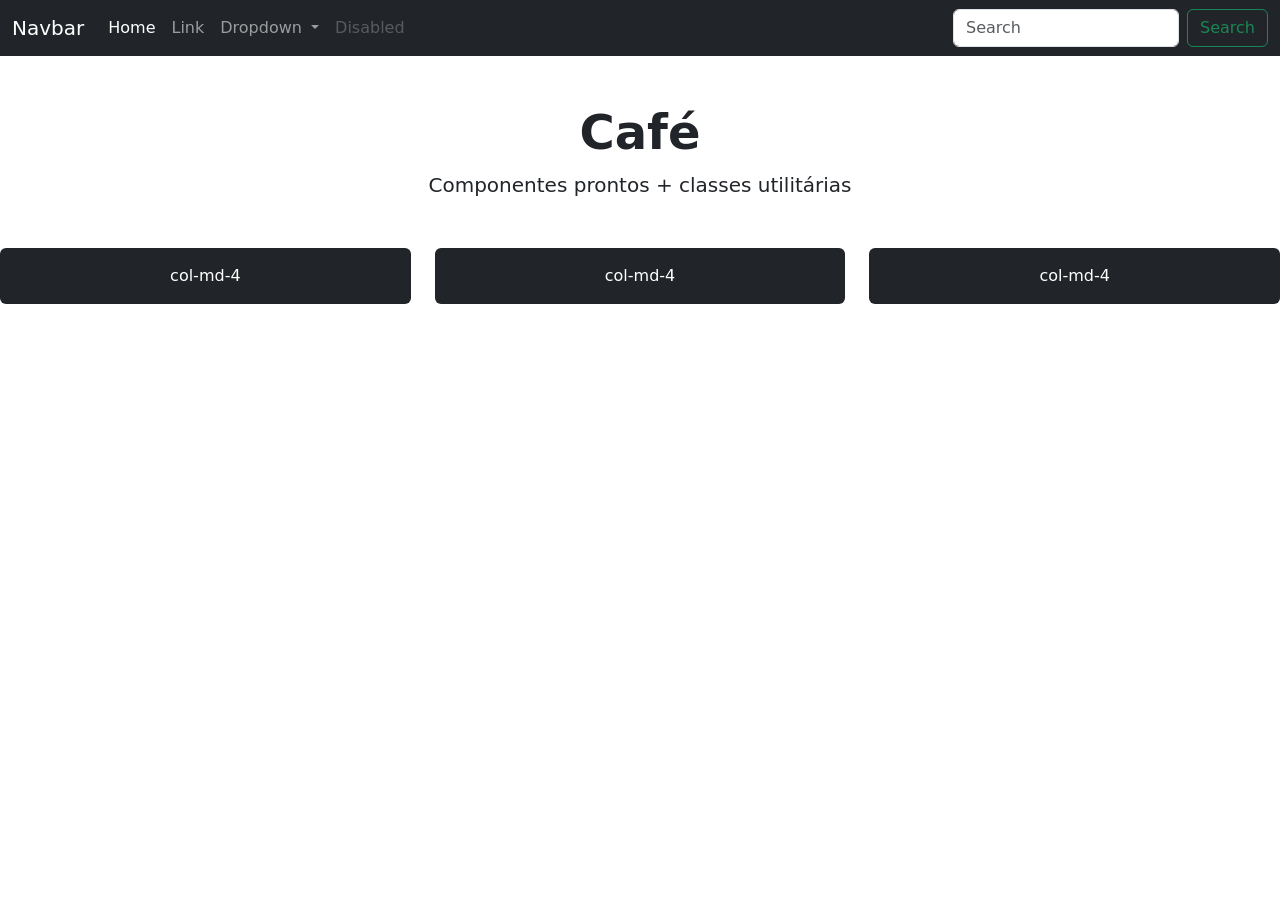
<file: bootstrap/index.html>
<!DOCTYPE html>
<html lang="pt-br">

<head>
    <meta charset="UTF-8">
    <meta name="viewport" content="width=device-width, initial-scale=1.0">
    <title>site bootstrap</title>
    <link href="https://cdn.jsdelivr.net/npm/bootstrap@5.3.8/dist/css/bootstrap.min.css" rel="stylesheet"
        integrity="sha384-sRIl4kxILFvY47J16cr9ZwB07vP4J8+LH7qKQnuqkuIAvNWLzeN8tE5YBujZqJLB" crossorigin="anonymous">

</head>

<body>

<nav class="navbar navbar-expand-lg bg-dark navbar-dark">
    
    <div class="container-fluid">
        <a class="navbar-brand" href="#">Navbar</a>
        <button class="navbar-toggler" type="button" data-bs-toggle="collapse" data-bs-target="#navbarSupportedContent"
            aria-controls="navbarSupportedContent" aria-expanded="false" aria-label="Toggle navigation">
            <span class="navbar-toggler-icon"></span>
        </button>
        <div class="collapse navbar-collapse" id="navbarSupportedContent">
            <ul class="navbar-nav me-auto mb-2 mb-lg-0">
                <li class="nav-item">
                    <a class="nav-link active" aria-current="page" href="#">Home</a>
                </li>
                <li class="nav-item">
                    <a class="nav-link" href="#">Link</a>
                </li>
                <li class="nav-item dropdown">
                    <a class="nav-link dropdown-toggle" href="#" role="button" data-bs-toggle="dropdown"
                        aria-expanded="false">
                        Dropdown
                    </a>
                    <ul class="dropdown-menu">
                        <li><a class="dropdown-item" href="#">Action</a></li>
                        <li><a class="dropdown-item" href="#">Another action</a></li>
                        <li>
                            <hr class="dropdown-divider">
                        </li>
                        <li><a class="dropdown-item" href="#">Something else here</a></li>
                    </ul>
                </li>
                <li class="nav-item">
                    <a class="nav-link disabled" aria-disabled="true">Disabled</a>
                </li>
            </ul>
            <form class="d-flex" role="search">
                <input class="form-control me-2" type="search" placeholder="Search" aria-label="Search" />
                <button class="btn btn-outline-success" type="submit">Search</button>
            </form>
        </div>
    </div>
</nav>

    <div class = "container my-5 text-center">
        <h1 class="display-5 fw-bold">Café</h1>
        <p class="lead">Componentes prontos + classes utilitárias</p>
    </div>

    <section class="mb-5">
        <div class="row">
            <div class="col-md-4">
                <div class="bg-dark text-white rounded text-center p-3">col-md-4</div>
            </div>

            <div class="col-md-4">
                <div class="bg-dark text-white rounded text-center p-3">col-md-4</div>
            </div>

            <div class="col-md-4">
                <div class="bg-dark text-white rounded text-center p-3">col-md-4</div>
            </div>

        </div>
    </section>

    <script src="https://cdn.jsdelivr.net/npm/bootstrap@5.3.8/dist/js/bootstrap.bundle.min.js"
        integrity="sha384-FKyoEForCGlyvwx9Hj09JcYn3nv7wiPVlz7YYwJrWVcXK/BmnVDxM+D2scQbITxI"
        crossorigin="anonymous"></script>


</body>

</html>
</file>
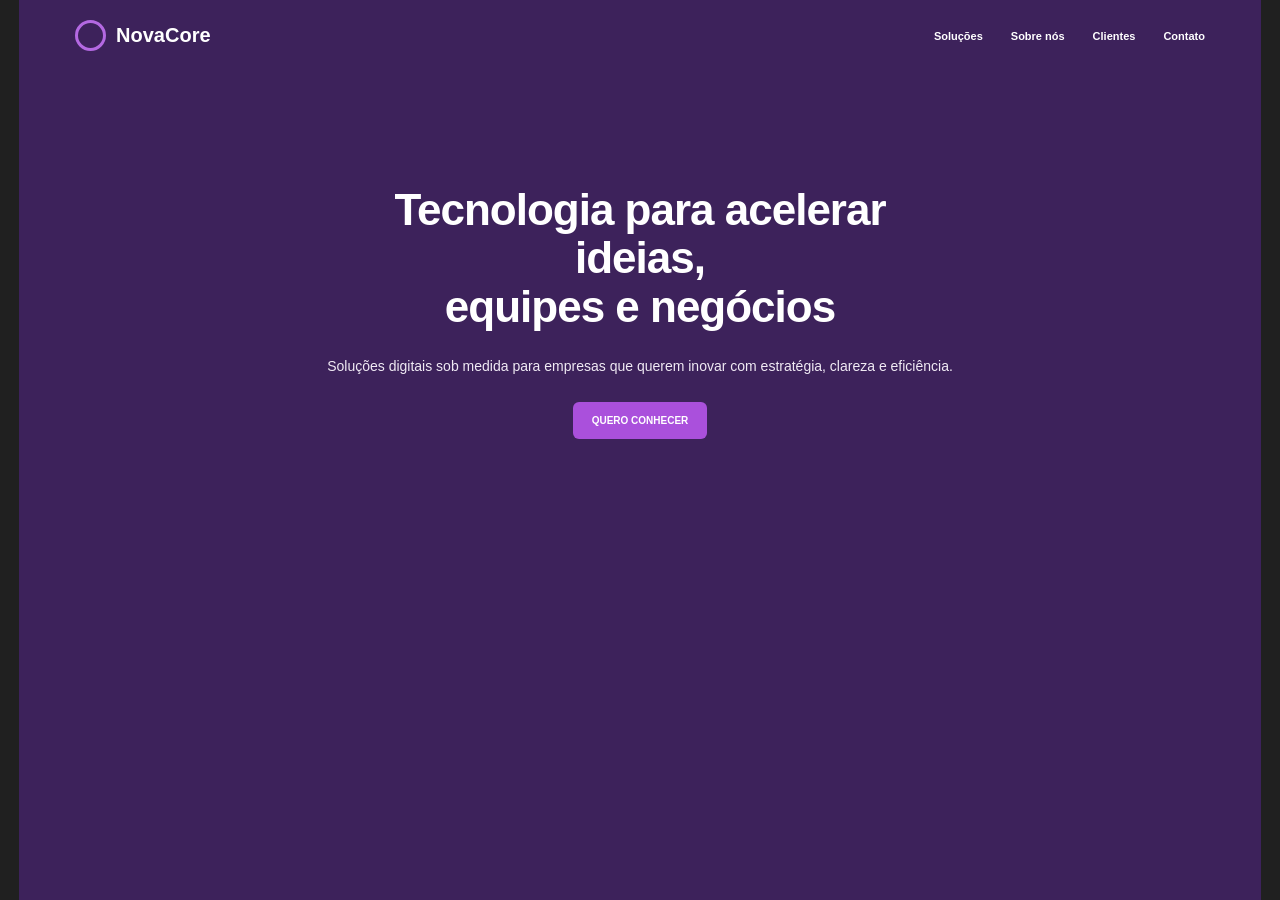
<file: site-tec/index.html>
<!DOCTYPE html>
<html lang="pt-BR">

<head>
    <meta charset="UTF-8">
    <meta name="viewport" content="width=device-width, initial-scale=1.0">
    <title>NovaCore</title>
    <link rel="stylesheet" href="style.css">
</head>

<body>

    <main class="hero">

        <header class="navbar">
            <div class="logo">
                <span class="logo-icon"></span>
                <span>NovaCore</span>
            </div>

            <nav>
                <a href="#">Soluções</a>
                <a href="#">Sobre nós</a>
                <a href="#">Clientes</a>
                <a href="#">Contato</a>
            </nav>
        </header>

        <section class="hero-content">
            <h1>
                Tecnologia para acelerar<br>
                ideias,<br>
                equipes e negócios
            </h1>

            <p>
                Soluções digitais sob medida para empresas que querem inovar com estratégia,
                clareza e eficiência.
            </p>

            <a href="#" class="button">QUERO CONHECER</a>
        </section>

    </main>

</body>

</html>
</file>
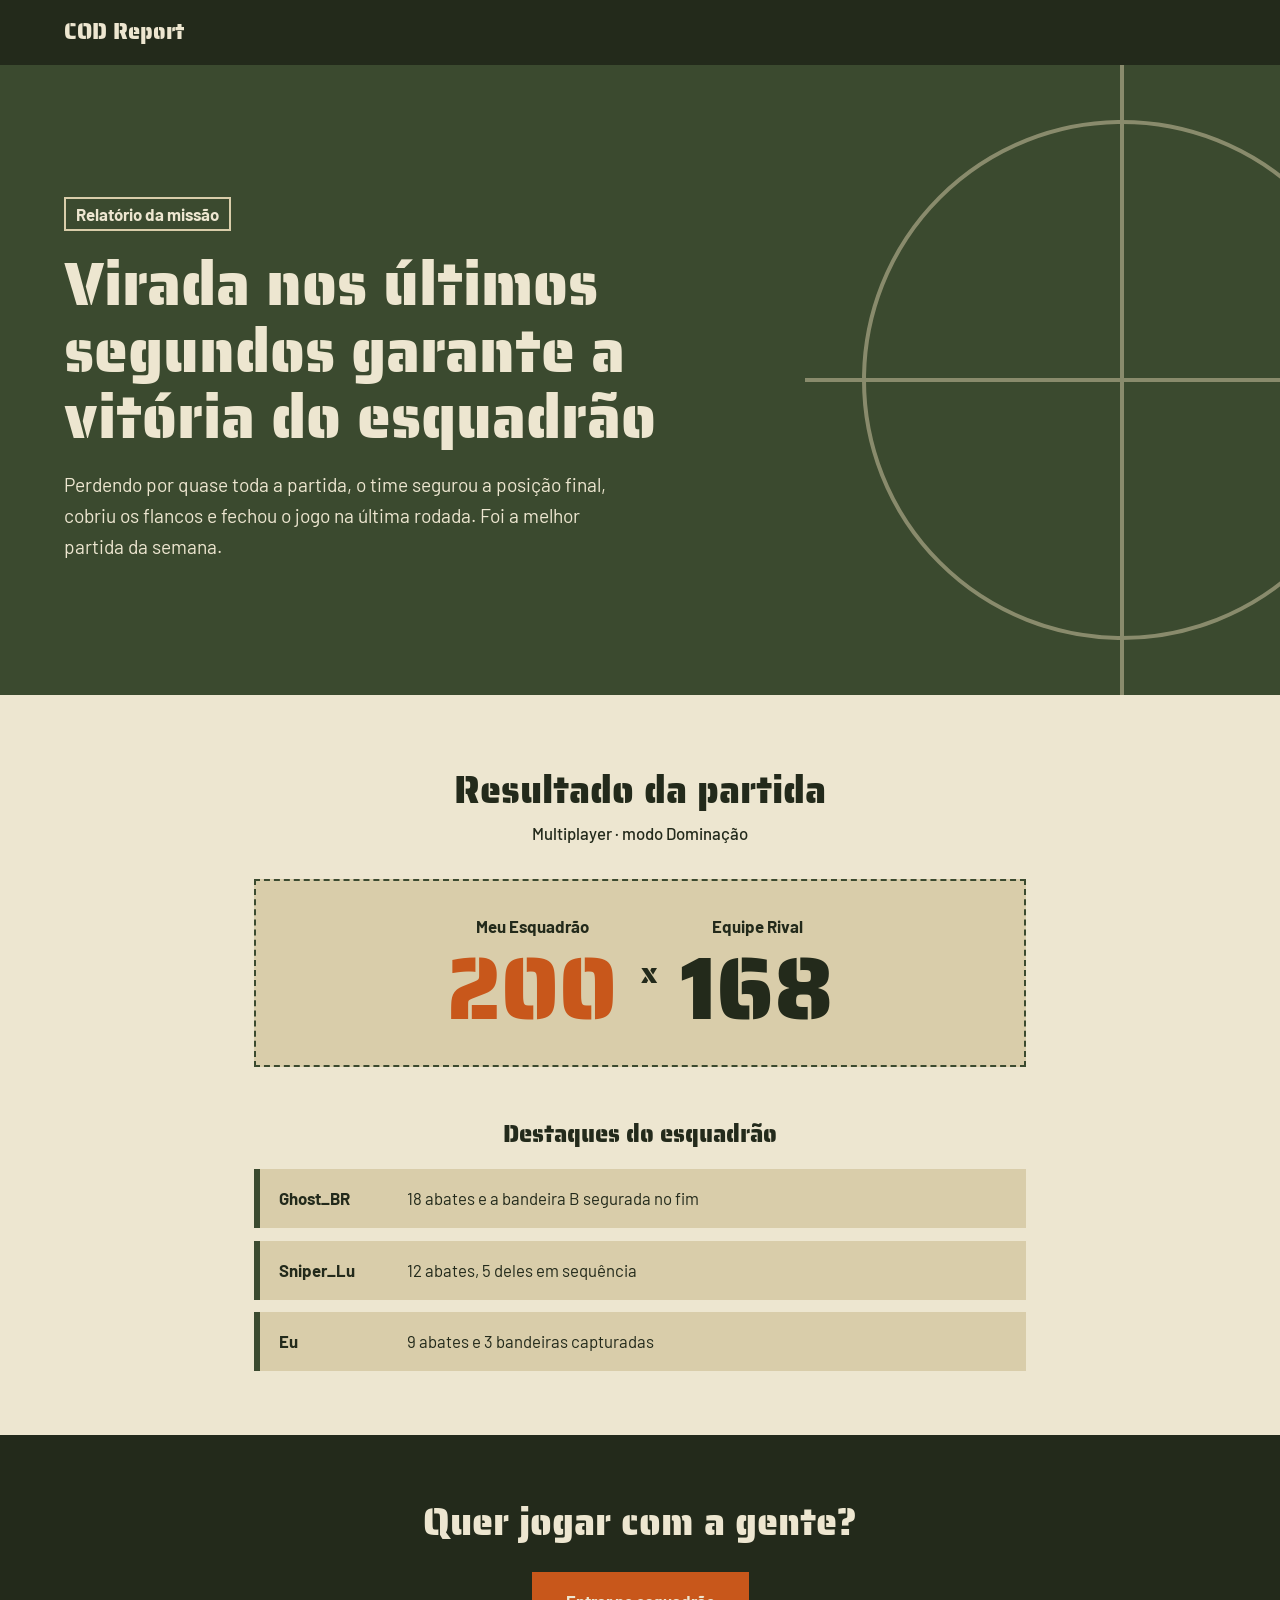
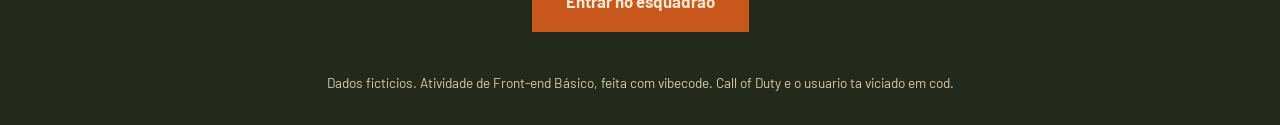
<file: vibecode/index.html>
<!DOCTYPE html>
<html lang="pt-BR">
<head>
  <meta charset="UTF-8">
  <meta name="viewport" content="width=device-width, initial-scale=1">
  <title>COD Report | A vitória da semana</title>
  <meta name="description" content="Landing page sobre uma vitória fictícia em Call of Duty, feita com vibecode.">
  <link rel="preconnect" href="https://fonts.googleapis.com">
  <link rel="preconnect" href="https://fonts.gstatic.com" crossorigin>
  <link href="https://fonts.googleapis.com/css2?family=Saira+Stencil+One&family=Barlow:wght@400;500;700&display=swap" rel="stylesheet">
  <link rel="stylesheet" href="./style.css">
</head>
<body>

  <header>
    <p class="brand">COD Report</p>
  </header>

  <main>
    <!-- Hero: manchete da vitória -->
    <section id="hero">
      <div class="reticle" aria-hidden="true"></div>
      <div class="hero-text">
        <p class="tag">Relatório da missão</p>
        <h1>Virada nos últimos segundos garante a vitória do esquadrão</h1>
        <p class="lead">Perdendo por quase toda a partida, o time segurou a posição final, cobriu os flancos e fechou o jogo na última rodada. Foi a melhor partida da semana.</p>
      </div>
    </section>

    <!-- Detalhes: placar e destaques -->
    <section id="detalhes">
      <h2>Resultado da partida</h2>
      <p class="modo">Multiplayer · modo Dominação</p>

      <div class="placar" aria-label="Placar final: Meu Esquadrão 200, Equipe Rival 168">
        <div class="time">
          <span class="nome">Meu Esquadrão</span>
          <span class="pontos vencedor">200</span>
        </div>
        <span class="vs">x</span>
        <div class="time">
          <span class="nome">Equipe Rival</span>
          <span class="pontos">168</span>
        </div>
      </div>

      <h3>Destaques do esquadrão</h3>
      <dl class="destaques">
        <div><dt>Ghost_BR</dt><dd>18 abates e a bandeira B segurada no fim</dd></div>
        <div><dt>Sniper_Lu</dt><dd>12 abates, 5 deles em sequência</dd></div>
        <div><dt>Eu</dt><dd>9 abates e 3 bandeiras capturadas</dd></div>
      </dl>
    </section>
  </main>

  <footer>
    <h2>Quer jogar com a gente?</h2>
    <a class="btn" href="#hero">Entrar no esquadrão</a>
    <p class="creditos">Dados fictícios. Atividade de Front-end Básico, feita com vibecode. Call of Duty e o usuario ta viciado em cod.</p>
  </footer>

</body>
</html>
</file>
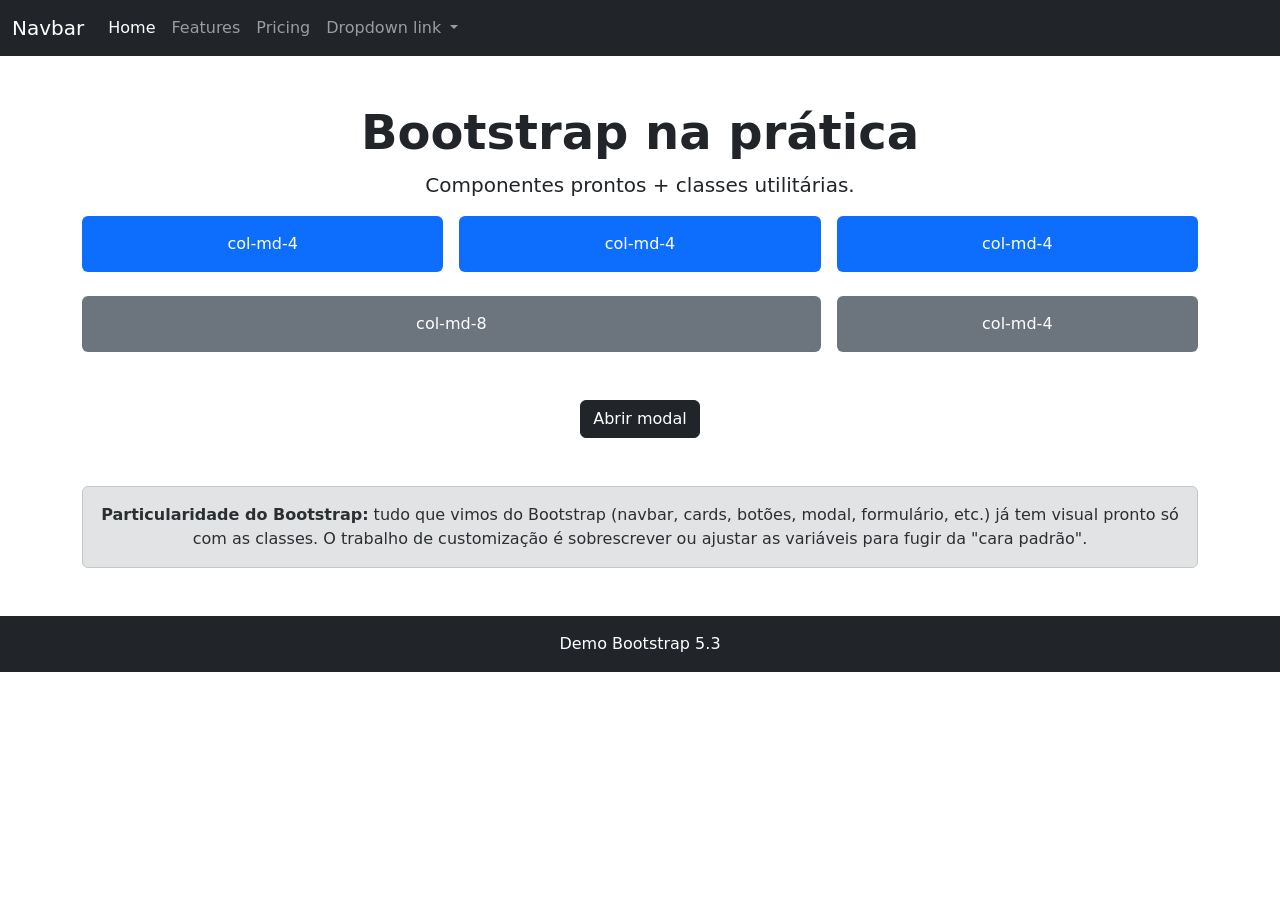
<file: 12 - frameworks/bootstrap/index.html>
<!DOCTYPE html>
<html lang="pt-BR">
<head>
  <meta charset="UTF-8">
  <meta name="viewport" content="width=device-width, initial-scale=1.0">
  <title>Demo Bootstrap</title>
  
  <!-- Bootstrap: basta importar UM arquivo CSS e já temos classes,
  componentes e um grid system prontos, com visual definido. -->
  <link
  href="https://cdn.jsdelivr.net/npm/bootstrap@5.3.3/dist/css/bootstrap.min.css"
  rel="stylesheet"
  >
</head>
<body>
  
  <nav class="navbar navbar-expand-lg bg-dark navbar-dark">
    <div class="container-fluid">
      <a class="navbar-brand" href="#">Navbar</a>
      <button class="navbar-toggler" type="button" data-bs-toggle="collapse" data-bs-target="#navbarNavDropdown" aria-controls="navbarNavDropdown" aria-expanded="false" aria-label="Toggle navigation">
        <span class="navbar-toggler-icon"></span>
      </button>
      <div class="collapse navbar-collapse" id="navbarNavDropdown">
        <ul class="navbar-nav">
          <li class="nav-item">
            <a class="nav-link active" aria-current="page" href="#">Home</a>
          </li>
          <li class="nav-item">
            <a class="nav-link" href="#">Features</a>
          </li>
          <li class="nav-item">
            <a class="nav-link" href="#">Pricing</a>
          </li>
          <li class="nav-item dropdown">
            <a class="nav-link dropdown-toggle" href="#" role="button" data-bs-toggle="dropdown" aria-expanded="false">
              Dropdown link
            </a>
            <ul class="dropdown-menu">
              <li><a class="dropdown-item" href="#">Action</a></li>
              <li><a class="dropdown-item" href="#">Another action</a></li>
              <li><a class="dropdown-item" href="#">Something else here</a></li>
            </ul>
          </li>
        </ul>
      </div>
    </div>
  </nav>
  
  <div class="container my-5 text-center">
    
    <!-- display-5 -> estilização dos títulos + tamanho (5) -->
    <h1 class="display-5 fw-bold">Bootstrap na prática</h1>
    <!-- lead -> estilização dos textos -->
    <p class="lead">
      Componentes prontos + classes utilitárias.
    </p>
    
    <!-- ----------------------------
    O Bootstrap divide a largura em 12 colunas.
    .col-md-4 = ocupa 4/12 (um terço) a partir do tamanho "md" (tablet/desktop).
    Se não definir em outras medidas, apenas md, quando estiver em telas pequenas, irá ocupar a linha inteira (empilhando automaticamente).
    ---------------------------- -->
    <section class="mb-5">
      <!-- row -> como a propriedade flex, deixa os itens lado a lado, em linha -->
      <!-- g-3 -> gap (espaçamento entre os itens) -->
      <div class="row g-3">
        <div class="col-md-4">
          <div class="p-3 bg-primary text-white rounded text-center">col-md-4</div>
        </div>
        <div class="col-md-4">
          <div class="p-3 bg-primary text-white rounded text-center">col-md-4</div>
        </div>
        <div class="col-md-4">
          <div class="p-3 bg-primary text-white rounded text-center">col-md-4</div>
        </div>
      </div>
      
      <div class="row g-3 mt-2">
        <div class="col-md-8">
          <div class="p-3 bg-secondary text-white rounded text-center">col-md-8</div>
        </div>
        <div class="col-md-4">
          <div class="p-3 bg-secondary text-white rounded text-center">col-md-4</div>
        </div>
      </div>
    </section>
    
    
    <section id="componentes" class="mb-5">
      <div class="mt-4">
        <button class="btn btn-dark" data-bs-toggle="modal" data-bs-target="#exemploModal">
          Abrir modal
        </button>
      </div>
      
      <div class="modal fade" id="exemploModal" tabindex="-1">
        <div class="modal-dialog">
          <div class="modal-content">
            <div class="modal-header">
              <h5 class="modal-title">Modal pronto</h5>
              <button type="button" class="btn-close" data-bs-dismiss="modal"></button>
            </div>
            <div class="modal-body">
              Esse comportamento (abrir/fechar) já vem pronto no JavaScript do Bootstrap,
              sem precisar escrever nenhuma linha de JS própria.
            </div>
          </div>
        </div>
      </div>
    </section>
    
    
    <div class="alert alert-secondary">
      <strong>Particularidade do Bootstrap:</strong> tudo que vimos do Bootstrap (navbar, cards,
      botões, modal, formulário, etc.) já tem visual pronto só com as classes. O trabalho de
      customização é sobrescrever ou ajustar as variáveis para fugir da "cara padrão".
    </div>
  </div>
  
  <footer class="bg-dark text-white text-center py-3">
    Demo Bootstrap 5.3
  </footer>
  
  <!-- JS do Bootstrap (necessário importar para componentes com funcionalidades, ex: modal, navbar etc.) -->
  <script src="https://cdn.jsdelivr.net/npm/bootstrap@5.3.3/dist/js/bootstrap.bundle.min.js"></script>
</body>
</html>
</file>
<file: site-tec/style.css>
* {
    margin: 0;
    padding: 0;
    box-sizing: border-box;
}

body {
    font-family: Arial, Helvetica, sans-serif;
    background: #202020;
    color: #fff;
}

.hero {
    width: 97%;
    min-height: 100vh;
    margin: 0 auto;
    background: #3d225b;
}

/* NAVBAR */
.navbar {
    height: 110px;
    padding: 0 4.5%;
    display: flex;
    align-items: flex-start;
    justify-content: space-between;
}

.logo {
    display: flex;
    align-items: center;
    gap: 10px;
    margin-top: 20px;

    font-size: 20px;
    font-weight: 700;
}

.logo-icon {
    width: 31px;
    height: 31px;
    border: 3px solid #b469e2;
    border-radius: 50%;
}

nav {
    display: flex;
    gap: 28px;
    margin-top: 30px;
}

nav a {
    color: #fff;
    text-decoration: none;
    font-size: 11px;
    font-weight: 600;
}

nav a:hover {
    color: #b45be5;
}

/* HERO */
.hero-content {
    max-width: 700px;
    margin: 76px auto 0;
    text-align: center;
}

.hero-content h1 {
    font-size: 44px;
    line-height: 1.1;
    font-weight: 800;
    letter-spacing: -1px;
}

.hero-content p {
    max-width: 650px;
    margin: 25px auto;
    font-size: 14px;
    line-height: 1.5;
    color: #f0eaf4;
}

.button {
    display: inline-flex;
    align-items: center;
    justify-content: center;

    width: 134px;
    height: 37px;

    margin-top: 0;

    background: #aa50dc;
    color: #fff;

    border-radius: 6px;

    text-decoration: none;
    font-size: 10px;
    font-weight: 700;

    transition: 0.2s;
}

.button:hover {
    background: #bc67ed;
    transform: translateY(-2px);
}

/* RESPONSIVO */
@media (max-width: 700px) {

    .hero {
        width: 100%;
    }

    .navbar {
        padding: 0 25px;
    }

    nav {
        gap: 12px;
    }

    nav a {
        font-size: 9px;
    }

    .hero-content {
        padding: 0 25px;
        margin-top: 70px;
    }

    .hero-content h1 {
        font-size: 34px;
    }

    .hero-content p {
        font-size: 13px;
    }
}
</file>
<file: vibecode/style.css>
/* Paleta: dossiê militar */
:root {
  --oliva: #3B4A2F;
  --papel: #EDE6D0;
  --areia: #D9CDAA;
  --alerta: #C8571B;
  --tinta: #232A1B;
  --titulo: "Saira Stencil One", Impact, "Arial Black", sans-serif;
  --texto: "Barlow", system-ui, Arial, sans-serif;
}

* { box-sizing: border-box; margin: 0; padding: 0; }
body { font-family: var(--texto); background: var(--papel); color: var(--tinta); line-height: 1.6; font-size: 1.05rem; }
:focus-visible { outline: 3px solid var(--alerta); outline-offset: 3px; }
h1, h2, h3, .brand { font-family: var(--titulo); font-weight: 400; }

/* Cabeçalho */
header { padding: .9rem 5vw; background: var(--tinta); color: var(--papel); }
.brand { font-size: 1.4rem; }

/* Hero */
#hero { position: relative; overflow: hidden; min-height: 70vh; display: flex; align-items: center; padding: 4rem 5vw; background: var(--oliva); color: var(--papel); }
.hero-text { position: relative; z-index: 1; max-width: 680px; }
.tag { display: inline-block; border: 2px solid var(--areia); padding: 2px 10px; margin-bottom: 1.2rem; font-weight: 700; }
h1 { font-size: clamp(2rem, 6vw, 3.8rem); line-height: 1.1; margin-bottom: 1.2rem; }
.lead { font-size: 1.2rem; max-width: 52ch; }

/* Mira feita só com CSS */
.reticle { position: absolute; right: -8vw; top: 50%; width: min(60vw, 520px); aspect-ratio: 1; transform: translateY(-50%); border: 4px solid var(--areia); border-radius: 50%; opacity: .5; }
.reticle::before, .reticle::after { content: ""; position: absolute; background: var(--areia); }
.reticle::before { left: 50%; top: -12%; width: 4px; height: 124%; transform: translateX(-50%); }
.reticle::after { top: 50%; left: -12%; height: 4px; width: 124%; transform: translateY(-50%); }
@media (prefers-reduced-motion: no-preference) {
  .reticle { animation: mirar 1.4s ease-out 1; }
  @keyframes mirar { from { transform: translateY(-50%) scale(1.5); opacity: 0; } to { transform: translateY(-50%) scale(1); opacity: .5; } }
}

/* Detalhes */
#detalhes { max-width: 900px; margin: 0 auto; padding: 4rem 5vw; text-align: center; }
h2 { font-size: clamp(1.7rem, 4vw, 2.4rem); }
.modo { margin-bottom: 2rem; font-weight: 500; }

.placar { display: flex; justify-content: center; align-items: center; gap: 1.5rem; padding: 2rem 1rem; margin-bottom: 3rem; background: var(--areia); border: 2px dashed var(--oliva); }
.time { display: flex; flex-direction: column; gap: .3rem; }
.nome { font-weight: 700; }
.pontos { font-family: var(--titulo); font-size: clamp(3rem, 12vw, 5.5rem); line-height: 1; }
.vencedor { color: var(--alerta); }
.vs { font-family: var(--titulo); font-size: 1.8rem; }

h3 { font-size: 1.5rem; margin-bottom: 1rem; }
.destaques { display: grid; gap: .8rem; text-align: left; }
.destaques div { display: flex; gap: 1rem; padding: 1rem 1.2rem; background: var(--areia); border-left: 6px solid var(--oliva); }
dt { font-weight: 700; min-width: 7rem; }

/* Rodapé com CTA */
footer { padding: 3.5rem 5vw 2rem; background: var(--tinta); color: var(--papel); text-align: center; }
footer h2 { margin-bottom: 1.2rem; }
.btn { display: inline-block; background: var(--alerta); color: var(--papel); padding: .9rem 2rem; font-weight: 700; text-decoration: none; border: 2px solid var(--alerta); }
.btn:hover { background: transparent; }
.creditos { margin-top: 2.5rem; font-size: .85rem; color: var(--areia); }

/* Mobile */
@media (max-width: 600px) {
  .placar { gap: .8rem; }
  .destaques div { flex-direction: column; gap: .2rem; }
}
</file>
